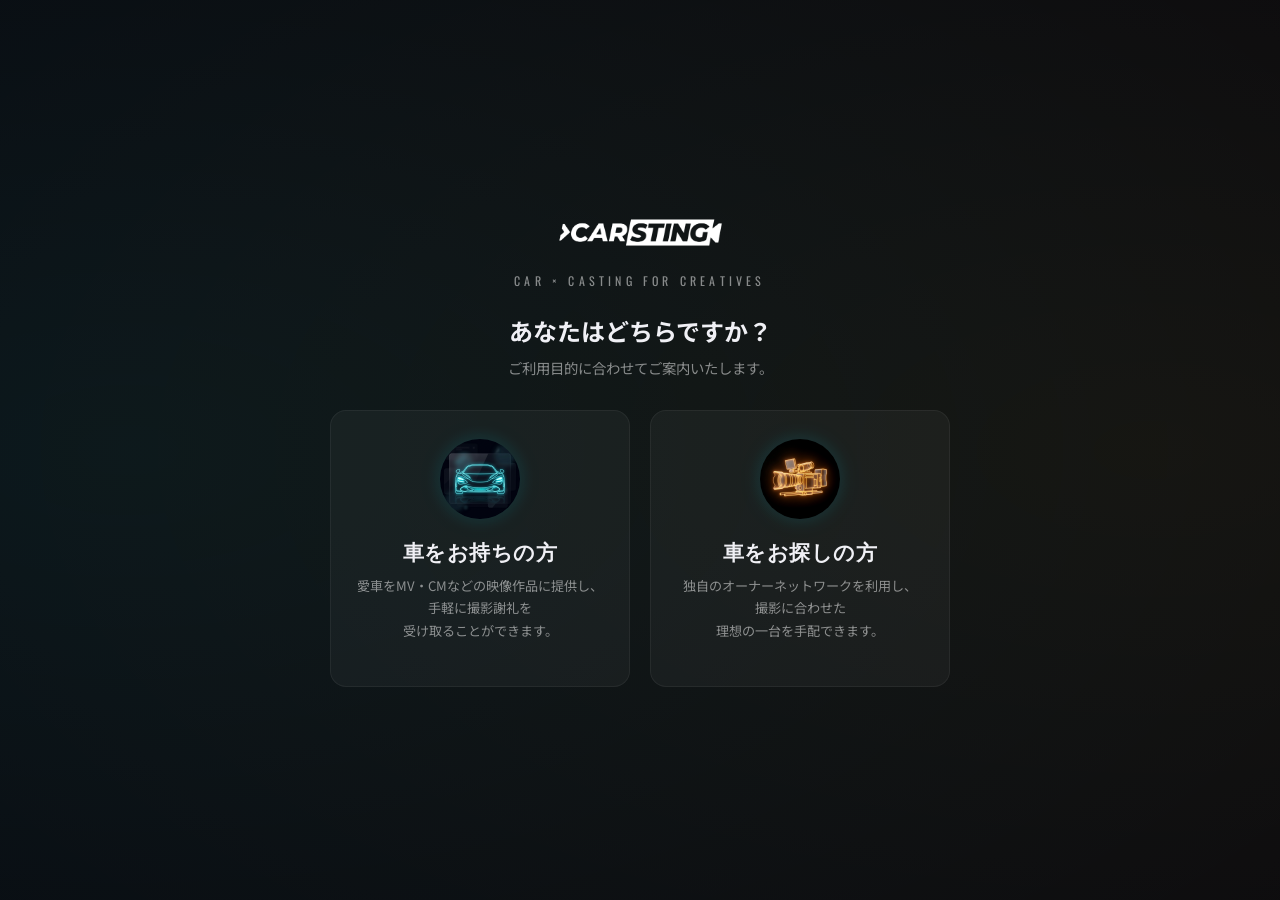
<file: index.html>
<!DOCTYPE html>
<html lang="ja">

<head>
  <meta charset="UTF-8">
  <meta name="viewport" content="width=device-width, initial-scale=1.0">
  <title>CARSTING | あなたの愛車を、クリエイティブの主役に。</title>
  <meta name="description" content="CARSTING - MV・PV撮影用の車両マッチングサービス。カーオーナーと映像制作会社をつなぎます。">
  <link rel="preconnect" href="https://fonts.googleapis.com">
  <link rel="preconnect" href="https://fonts.gstatic.com" crossorigin>
  <link
    href="https://fonts.googleapis.com/css2?family=Oswald:wght@400;500;700&family=Noto+Sans+JP:wght@400;500;700&display=swap"
    rel="stylesheet">
  <style>
    *,
    *::before,
    *::after {
      margin: 0;
      padding: 0;
      box-sizing: border-box;
    }

    :root {
      --bg-dark: #0a0a0f;
      --bg-card: rgba(255, 255, 255, 0.04);
      --accent-cyan: #00e5ff;
      --accent-amber: #ffab00;
      --text-primary: #f0f0f5;
      --text-muted: rgba(255, 255, 255, 0.5);
    }

    body {
      font-family: 'Noto Sans JP', sans-serif;
      background: var(--bg-dark);
      color: var(--text-primary);
      min-height: 100vh;
      min-height: 100dvh;
      display: flex;
      flex-direction: column;
      align-items: center;
      justify-content: center;
      overflow-x: hidden;
      padding: 20px;
    }

    /* Background animation */
    .bg-glow {
      position: fixed;
      inset: 0;
      z-index: 0;
      overflow: hidden;
    }

    .bg-glow::before {
      content: '';
      position: absolute;
      top: -50%;
      left: -50%;
      width: 200%;
      height: 200%;
      background: radial-gradient(ellipse at 30% 50%, rgba(0, 229, 255, 0.06) 0%, transparent 60%),
        radial-gradient(ellipse at 70% 50%, rgba(255, 171, 0, 0.05) 0%, transparent 60%);
      animation: bgShift 12s ease-in-out infinite alternate;
    }

    @keyframes bgShift {
      0% {
        transform: translate(0, 0) rotate(0deg);
      }

      100% {
        transform: translate(2%, -2%) rotate(3deg);
      }
    }

    /* Gateway container */
    .gateway {
      position: relative;
      z-index: 1;
      text-align: center;
      padding: 20px;
      max-width: 720px;
      width: 100%;
      animation: fadeInUp 0.8s ease-out both;
    }

    @keyframes fadeInUp {
      from {
        opacity: 0;
        transform: translateY(30px);
      }

      to {
        opacity: 1;
        transform: translateY(0);
      }
    }

    .gateway-logo {
      width: 180px;
      margin: 0 auto 16px;
    }

    .gateway-logo img {
      width: 100%;
      height: auto;
    }

    .gateway-tagline {
      font-family: 'Oswald', sans-serif;
      font-size: 0.75rem;
      letter-spacing: 0.35em;
      color: var(--text-muted);
      text-transform: uppercase;
      margin-bottom: 24px;
    }

    .gateway-heading {
      font-size: 1.5rem;
      font-weight: 700;
      margin-bottom: 8px;
      line-height: 1.5;
    }

    .gateway-sub {
      font-size: 0.9rem;
      color: var(--text-muted);
      margin-bottom: 32px;
    }

    /* Cards */
    .gateway-cards {
      display: flex;
      gap: 20px;
      justify-content: center;
    }

    .gateway-card {
      flex: 1;
      max-width: 300px;
      background: var(--bg-card);
      border: 1px solid rgba(255, 255, 255, 0.06);
      border-radius: 16px;
      padding: 28px 20px 28px;
      text-decoration: none;
      color: var(--text-primary);
      transition: transform 0.3s ease, box-shadow 0.3s ease, border-color 0.3s ease;
      cursor: pointer;
      position: relative;
      overflow: hidden;
      display: flex;
      flex-direction: column;
      align-items: center;
    }

    .gateway-card::before {
      content: '';
      position: absolute;
      inset: 0;
      border-radius: 16px;
      opacity: 0;
      transition: opacity 0.4s ease;
    }

    .gateway-card--owner::before {
      background: radial-gradient(ellipse at center, rgba(0, 229, 255, 0.08) 0%, transparent 70%);
    }

    .gateway-card--company::before {
      background: radial-gradient(ellipse at center, rgba(255, 171, 0, 0.08) 0%, transparent 70%);
    }

    .gateway-card:hover {
      transform: translateY(-6px);
      box-shadow: 0 20px 40px rgba(0, 0, 0, 0.4);
    }

    .gateway-card--owner:hover {
      border-color: rgba(0, 229, 255, 0.3);
    }

    .gateway-card--company:hover {
      border-color: rgba(255, 171, 0, 0.3);
    }

    .gateway-card:hover::before {
      opacity: 1;
    }

    .card-icon {
      width: 80px;
      height: 80px;
      margin: 0 auto 16px;
      display: flex;
      align-items: center;
      justify-content: center;
    }

    .card-icon img {
      width: 100%;
      height: 100%;
      object-fit: cover;
      border-radius: 50%;
      filter: drop-shadow(0 0 10px rgba(0, 229, 255, 0.15));
    }

    .card-title {
      font-family: 'Oswald', sans-serif;
      font-size: 1.3rem;
      font-weight: 700;
      margin-bottom: 8px;
      letter-spacing: 0.02em;
      word-break: keep-all;
      overflow-wrap: break-word;
    }

    .card-desc {
      font-size: 0.82rem;
      color: var(--text-muted);
      line-height: 1.7;
      margin-bottom: 16px;
      flex-grow: 1;
      word-break: keep-all;
      overflow-wrap: break-word;
    }

    .card-arrow {
      display: inline-flex;
      align-items: center;
      gap: 6px;
      font-size: 0.8rem;
      font-weight: 700;
      letter-spacing: 0.05em;
      transition: gap 0.3s ease;
    }

    .gateway-card--owner .card-arrow {
      color: var(--accent-cyan);
    }

    .gateway-card--company .card-arrow {
      color: var(--accent-amber);
    }

    .gateway-card:hover .card-arrow {
      gap: 12px;
    }

    .card-arrow svg {
      width: 16px;
      height: 16px;
    }

    /* Responsive */
    @media (max-width: 600px) {
      .gateway-logo {
        width: 120px;
        margin-bottom: 8px;
      }

      .gateway-tagline {
        font-size: 0.65rem;
        margin-bottom: 16px;
      }

      .gateway-heading {
        font-size: 1.15rem;
        margin-bottom: 6px;
      }

      .gateway-sub {
        font-size: 0.8rem;
        margin-bottom: 20px;
      }

      .gateway-cards {
        flex-direction: column;
        align-items: center;
        gap: 16px;
      }

      .gateway-card {
        padding: 20px 16px;
        width: 100%;
        max-width: 300px;
      }

      .card-icon {
        width: 64px;
        height: 64px;
        margin-bottom: 12px;
      }

      .card-title {
        font-size: 1rem;
        margin-bottom: 6px;
      }

      .card-desc {
        font-size: 0.72rem;
        line-height: 1.6;
        margin-bottom: 12px;
      }

      .card-arrow {
        font-size: 0.7rem;
      }

      .card-arrow svg {
        width: 14px;
        height: 14px;
      }
    }
  </style>
</head>

<body>
  <div class="bg-glow"></div>

  <div class="gateway">
    <div class="gateway-logo">
      <img src="assets/images/carsting_logo.png" alt="CARSTING">
    </div>
    <p class="gateway-tagline">Car × Casting for Creatives</p>

    <h1 class="gateway-heading">あなたはどちらですか？</h1>
    <p class="gateway-sub">ご利用目的に合わせてご案内いたします。</p>

    <div class="gateway-cards">
      <!-- Owner Card -->
      <a href="owner.html" class="gateway-card gateway-card--owner" id="gateway-owner">
        <div class="card-icon">
          <img src="assets/images/gateway_owner.png" alt="オーナー向けアイコン">
        </div>
        <h2 class="card-title">車をお持ちの方</h2>
        <p class="card-desc">
          <span style="display:inline-block;">愛車をMV・CMなどの</span><span style="display:inline-block;">映像作品に提供し、</span><br>
          <span style="display:inline-block;">手軽に撮影謝礼を</span><span style="display:inline-block;">受け取ることができます。</span>
        </p>
      </a>

      <!-- Company Card -->
      <a href="btob.html" class="gateway-card gateway-card--company" id="gateway-company">
        <div class="card-icon">
          <img src="assets/images/gateway_company.png" alt="制作会社向けアイコン">
        </div>
        <h2 class="card-title">車をお探しの方</h2>
        <p class="card-desc">
          <span style="display:inline-block;">独自のオーナーネットワークを</span><span style="display:inline-block;">利用し、</span><br>
          <span style="display:inline-block;">撮影に合わせた</span><span style="display:inline-block;">理想の一台を手配できます。</span>
        </p>
      </a>
    </div>
  </div>
</body>

</html>
</file>
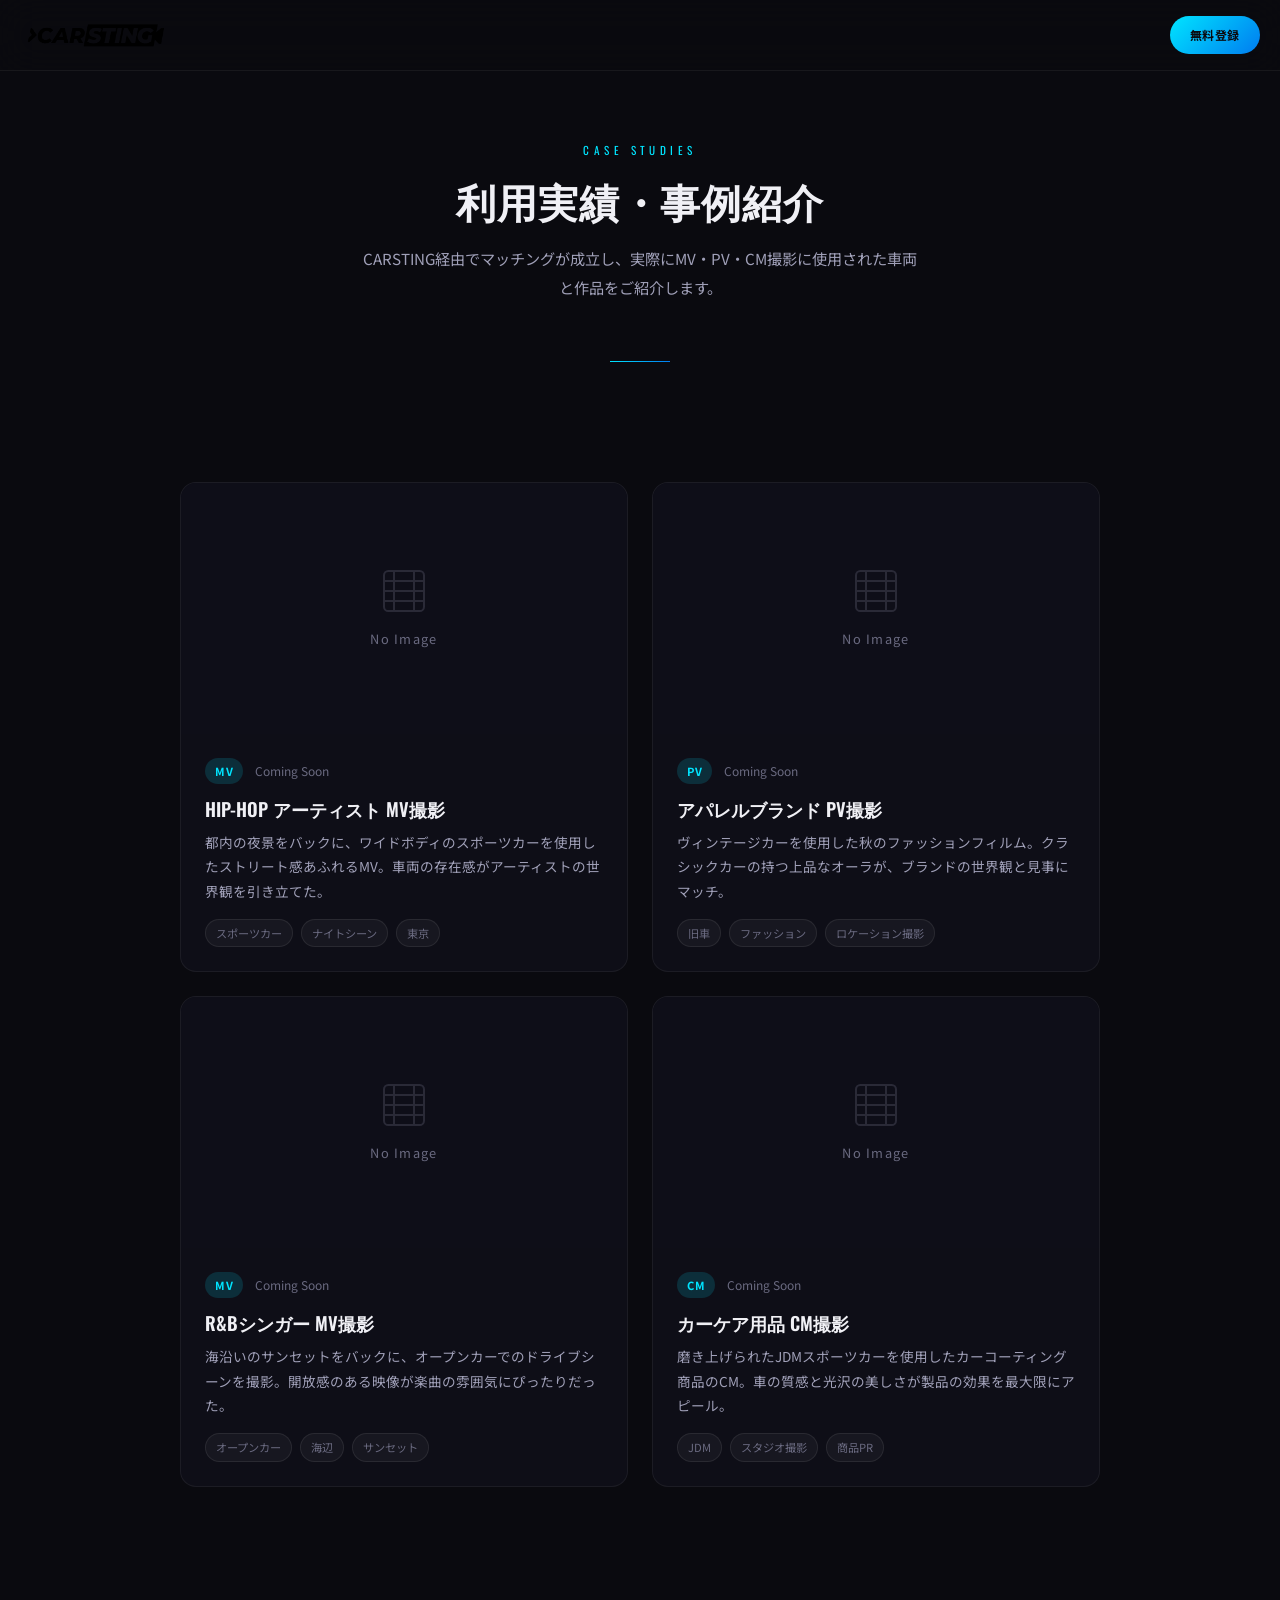
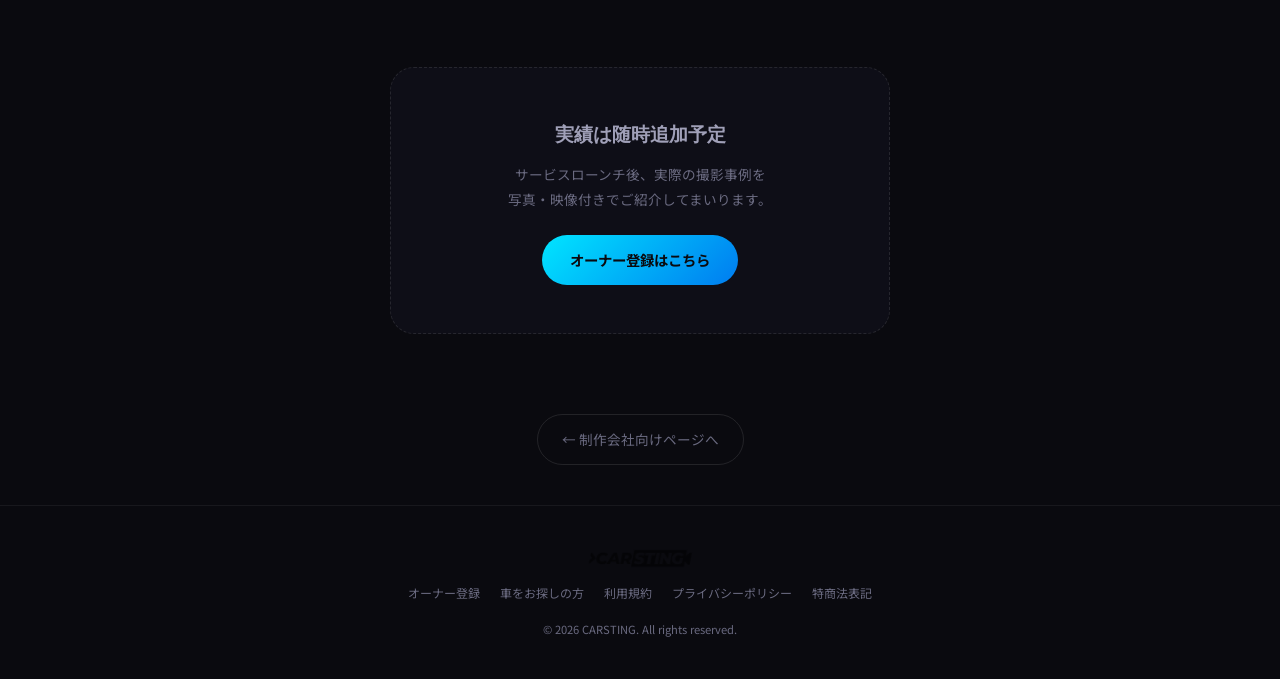
<file: cases.html>
<!DOCTYPE html>
<html lang="ja">

<head>
    <meta charset="UTF-8">
    <meta name="viewport" content="width=device-width, initial-scale=1.0">
    <title>利用実績・事例紹介 | CARSTING</title>
    <meta name="description" content="CARSTING経由でマッチングが成立し、実際に撮影されたMV・PV・CMの事例をご紹介します。">
    <link rel="preconnect" href="https://fonts.googleapis.com">
    <link rel="preconnect" href="https://fonts.gstatic.com" crossorigin>
    <link
        href="https://fonts.googleapis.com/css2?family=Noto+Sans+JP:wght@400;600;700&family=Oswald:wght@400;600;700&display=swap"
        rel="stylesheet">
    <link rel="stylesheet" href="style.css">
    <style>
        /* Case Studies Page Styles */
        .cases-hero {
            padding: 140px 20px 60px;
            text-align: center;
            position: relative;
        }

        .cases-hero::after {
            content: '';
            position: absolute;
            bottom: 0;
            left: 50%;
            transform: translateX(-50%);
            width: 60px;
            height: 1px;
            background: var(--accent-gradient);
        }

        .cases-hero .hero-eyecatch {
            font-family: 'Oswald', sans-serif;
            font-size: 0.7rem;
            letter-spacing: 0.4em;
            text-transform: uppercase;
            color: var(--accent-cyan);
            margin-bottom: 16px;
            display: block;
        }

        .cases-intro {
            font-size: 0.95rem;
            color: var(--text-secondary);
            max-width: 560px;
            margin: 0 auto;
            line-height: 1.9;
        }

        /* Cases Grid */
        .cases-section {
            padding: var(--section-padding);
        }

        .cases-grid {
            display: grid;
            grid-template-columns: 1fr;
            gap: 24px;
            max-width: 960px;
            margin: 0 auto;
        }

        .case-card {
            background: var(--bg-glass);
            border: var(--border-subtle);
            border-radius: var(--radius-md);
            overflow: hidden;
            transition: border-color var(--transition-base), transform var(--transition-fast);
        }

        .case-card:hover {
            border-color: rgba(0, 229, 255, 0.15);
            transform: translateY(-4px);
        }

        .case-thumbnail {
            aspect-ratio: 16 / 9;
            background: var(--bg-secondary);
            display: flex;
            align-items: center;
            justify-content: center;
            position: relative;
            overflow: hidden;
        }

        .case-thumbnail img {
            width: 100%;
            height: 100%;
            object-fit: cover;
        }

        .no-image-placeholder {
            display: flex;
            flex-direction: column;
            align-items: center;
            gap: 12px;
            color: var(--text-muted);
        }

        .no-image-placeholder svg {
            width: 48px;
            height: 48px;
            opacity: 0.3;
        }

        .no-image-placeholder span {
            font-size: 0.8rem;
            letter-spacing: 0.1em;
        }

        .case-play-icon {
            position: absolute;
            top: 50%;
            left: 50%;
            transform: translate(-50%, -50%);
            width: 56px;
            height: 56px;
            border-radius: 50%;
            background: rgba(0, 229, 255, 0.15);
            border: 2px solid rgba(0, 229, 255, 0.4);
            display: flex;
            align-items: center;
            justify-content: center;
            backdrop-filter: blur(8px);
            transition: background var(--transition-fast), box-shadow var(--transition-fast);
        }

        .case-card:hover .case-play-icon {
            background: rgba(0, 229, 255, 0.25);
            box-shadow: var(--glow-cyan);
        }

        .case-play-icon svg {
            width: 20px;
            height: 20px;
            color: var(--accent-cyan);
            margin-left: 3px;
        }

        .case-body {
            padding: 24px;
        }

        .case-meta {
            display: flex;
            align-items: center;
            gap: 12px;
            margin-bottom: 12px;
            flex-wrap: wrap;
        }

        .case-type {
            padding: 3px 10px;
            background: var(--accent-cyan-dim);
            border-radius: 100px;
            font-size: 0.7rem;
            font-weight: 700;
            color: var(--accent-cyan);
            letter-spacing: 0.05em;
        }

        .case-date {
            font-size: 0.75rem;
            color: var(--text-muted);
        }

        .case-title {
            font-family: 'Oswald', sans-serif;
            font-size: 1.15rem;
            font-weight: 600;
            margin-bottom: 8px;
            line-height: 1.4;
        }

        .case-description {
            font-size: 0.85rem;
            color: var(--text-secondary);
            line-height: 1.8;
            margin-bottom: 16px;
        }

        .case-tags {
            display: flex;
            gap: 8px;
            flex-wrap: wrap;
        }

        .case-tag {
            padding: 3px 10px;
            background: rgba(255, 255, 255, 0.04);
            border: 1px solid rgba(255, 255, 255, 0.08);
            border-radius: 100px;
            font-size: 0.7rem;
            color: var(--text-muted);
        }

        /* Coming Soon */
        .coming-soon-section {
            padding: 60px 20px 80px;
            text-align: center;
        }

        .coming-soon-box {
            max-width: 500px;
            margin: 0 auto;
            background: var(--bg-glass);
            border: 1px dashed rgba(255, 255, 255, 0.1);
            border-radius: var(--radius-lg);
            padding: 48px 28px;
        }

        .coming-soon-box h3 {
            font-family: 'Oswald', sans-serif;
            font-size: 1.2rem;
            margin-bottom: 12px;
            color: var(--text-secondary);
        }

        .coming-soon-box p {
            font-size: 0.85rem;
            color: var(--text-muted);
            line-height: 1.8;
            margin-bottom: 24px;
        }

        .coming-soon-cta {
            display: inline-flex;
            align-items: center;
            gap: 8px;
            padding: 12px 28px;
            background: var(--accent-gradient);
            color: var(--bg-primary);
            border-radius: 100px;
            font-size: 0.9rem;
            font-weight: 700;
            transition: box-shadow var(--transition-base), transform var(--transition-fast);
        }

        .coming-soon-cta:hover {
            box-shadow: var(--glow-cyan);
            transform: translateY(-2px);
            color: var(--bg-primary);
        }

        /* Back link */
        .back-link-wrapper {
            text-align: center;
            padding: 0 20px 40px;
        }

        .back-link {
            display: inline-block;
            padding: 12px 24px;
            border: 1px solid rgba(255, 255, 255, 0.1);
            border-radius: 100px;
            color: var(--text-muted);
            font-size: 0.85rem;
            transition: all var(--transition-fast);
        }

        .back-link:hover {
            border-color: var(--accent-cyan);
            color: var(--accent-cyan);
        }

        @media (min-width: 640px) {
            .cases-grid {
                grid-template-columns: repeat(2, 1fr);
            }
        }
    </style>
</head>

<body>

    <!-- ========== Header ========== -->
    <header class="site-header" id="header">
        <a href="index.html" class="logo"><img src="assets/images/carsting_logo.png" alt="CARSTING"></a>
        <a href="owner.html#cta" class="header-cta">無料登録</a>
    </header>

    <!-- ========== Hero ========== -->
    <section class="cases-hero">
        <span class="hero-eyecatch">Case Studies</span>
        <h1 class="section-title" style="margin-bottom: 20px;">利用実績・事例紹介</h1>
        <p class="cases-intro">
            CARSTING経由でマッチングが成立し、実際にMV・PV・CM撮影に使用された車両と作品をご紹介します。
        </p>
    </section>

    <!-- ========== Cases Grid ========== -->
    <section class="cases-section">
        <div class="container">
            <div class="cases-grid">

                <!-- Case 1 -->
                <div class="case-card fade-in" data-delay="0">
                    <div class="case-thumbnail">
                        <div class="no-image-placeholder">
                            <svg viewBox="0 0 24 24" fill="none" stroke="currentColor" stroke-width="1"
                                stroke-linecap="round" stroke-linejoin="round">
                                <rect x="2" y="2" width="20" height="20" rx="2.18" ry="2.18" />
                                <line x1="7" y1="2" x2="7" y2="22" />
                                <line x1="17" y1="2" x2="17" y2="22" />
                                <line x1="2" y1="12" x2="22" y2="12" />
                                <line x1="2" y1="7" x2="22" y2="7" />
                                <line x1="2" y1="17" x2="22" y2="17" />
                            </svg>
                            <span>No Image</span>
                        </div>
                    </div>
                    <div class="case-body">
                        <div class="case-meta">
                            <span class="case-type">MV</span>
                            <span class="case-date">Coming Soon</span>
                        </div>
                        <h3 class="case-title">HIP-HOP アーティスト MV撮影</h3>
                        <p class="case-description">
                            都内の夜景をバックに、ワイドボディのスポーツカーを使用したストリート感あふれるMV。車両の存在感がアーティストの世界観を引き立てた。
                        </p>
                        <div class="case-tags">
                            <span class="case-tag">スポーツカー</span>
                            <span class="case-tag">ナイトシーン</span>
                            <span class="case-tag">東京</span>
                        </div>
                    </div>
                </div>

                <!-- Case 2 -->
                <div class="case-card fade-in" data-delay="1">
                    <div class="case-thumbnail">
                        <div class="no-image-placeholder">
                            <svg viewBox="0 0 24 24" fill="none" stroke="currentColor" stroke-width="1"
                                stroke-linecap="round" stroke-linejoin="round">
                                <rect x="2" y="2" width="20" height="20" rx="2.18" ry="2.18" />
                                <line x1="7" y1="2" x2="7" y2="22" />
                                <line x1="17" y1="2" x2="17" y2="22" />
                                <line x1="2" y1="12" x2="22" y2="12" />
                                <line x1="2" y1="7" x2="22" y2="7" />
                                <line x1="2" y1="17" x2="22" y2="17" />
                            </svg>
                            <span>No Image</span>
                        </div>
                    </div>
                    <div class="case-body">
                        <div class="case-meta">
                            <span class="case-type">PV</span>
                            <span class="case-date">Coming Soon</span>
                        </div>
                        <h3 class="case-title">アパレルブランド PV撮影</h3>
                        <p class="case-description">
                            ヴィンテージカーを使用した秋のファッションフィルム。クラシックカーの持つ上品なオーラが、ブランドの世界観と見事にマッチ。
                        </p>
                        <div class="case-tags">
                            <span class="case-tag">旧車</span>
                            <span class="case-tag">ファッション</span>
                            <span class="case-tag">ロケーション撮影</span>
                        </div>
                    </div>
                </div>

                <!-- Case 3 -->
                <div class="case-card fade-in" data-delay="2">
                    <div class="case-thumbnail">
                        <div class="no-image-placeholder">
                            <svg viewBox="0 0 24 24" fill="none" stroke="currentColor" stroke-width="1"
                                stroke-linecap="round" stroke-linejoin="round">
                                <rect x="2" y="2" width="20" height="20" rx="2.18" ry="2.18" />
                                <line x1="7" y1="2" x2="7" y2="22" />
                                <line x1="17" y1="2" x2="17" y2="22" />
                                <line x1="2" y1="12" x2="22" y2="12" />
                                <line x1="2" y1="7" x2="22" y2="7" />
                                <line x1="2" y1="17" x2="22" y2="17" />
                            </svg>
                            <span>No Image</span>
                        </div>
                    </div>
                    <div class="case-body">
                        <div class="case-meta">
                            <span class="case-type">MV</span>
                            <span class="case-date">Coming Soon</span>
                        </div>
                        <h3 class="case-title">R&Bシンガー MV撮影</h3>
                        <p class="case-description">
                            海沿いのサンセットをバックに、オープンカーでのドライブシーンを撮影。開放感のある映像が楽曲の雰囲気にぴったりだった。
                        </p>
                        <div class="case-tags">
                            <span class="case-tag">オープンカー</span>
                            <span class="case-tag">海辺</span>
                            <span class="case-tag">サンセット</span>
                        </div>
                    </div>
                </div>

                <!-- Case 4 -->
                <div class="case-card fade-in" data-delay="3">
                    <div class="case-thumbnail">
                        <div class="no-image-placeholder">
                            <svg viewBox="0 0 24 24" fill="none" stroke="currentColor" stroke-width="1"
                                stroke-linecap="round" stroke-linejoin="round">
                                <rect x="2" y="2" width="20" height="20" rx="2.18" ry="2.18" />
                                <line x1="7" y1="2" x2="7" y2="22" />
                                <line x1="17" y1="2" x2="17" y2="22" />
                                <line x1="2" y1="12" x2="22" y2="12" />
                                <line x1="2" y1="7" x2="22" y2="7" />
                                <line x1="2" y1="17" x2="22" y2="17" />
                            </svg>
                            <span>No Image</span>
                        </div>
                    </div>
                    <div class="case-body">
                        <div class="case-meta">
                            <span class="case-type">CM</span>
                            <span class="case-date">Coming Soon</span>
                        </div>
                        <h3 class="case-title">カーケア用品 CM撮影</h3>
                        <p class="case-description">
                            磨き上げられたJDMスポーツカーを使用したカーコーティング商品のCM。車の質感と光沢の美しさが製品の効果を最大限にアピール。
                        </p>
                        <div class="case-tags">
                            <span class="case-tag">JDM</span>
                            <span class="case-tag">スタジオ撮影</span>
                            <span class="case-tag">商品PR</span>
                        </div>
                    </div>
                </div>

            </div>
        </div>
    </section>

    <!-- ========== Coming Soon ========== -->
    <section class="coming-soon-section">
        <div class="coming-soon-box fade-in">
            <h3>実績は随時追加予定</h3>
            <p>サービスローンチ後、実際の撮影事例を<br>写真・映像付きでご紹介してまいります。</p>
            <a href="owner.html#cta" class="coming-soon-cta">
                オーナー登録はこちら
            </a>
        </div>
    </section>

    <!-- ========== Back ========== -->
    <div class="back-link-wrapper">
        <a href="btob.html" class="back-link">← 制作会社向けページへ</a>
    </div>

    <!-- ========== Footer ========== -->
    <footer class="site-footer">
        <div class="container">
            <div class="footer-logo"><img src="assets/images/carsting_logo.png" alt="CARSTING"></div>
            <nav class="footer-links">
                <a href="owner.html">オーナー登録</a>
                <a href="btob.html">車をお探しの方</a>
                <a href="terms.html">利用規約</a>
                <a href="privacy.html">プライバシーポリシー</a>
                <a href="tokushou.html">特商法表記</a>
            </nav>
            <p class="footer-copy">&copy; 2026 CARSTING. All rights reserved.</p>
        </div>
    </footer>

    <script src="script.js"></script>
</body>

</html>
</file>
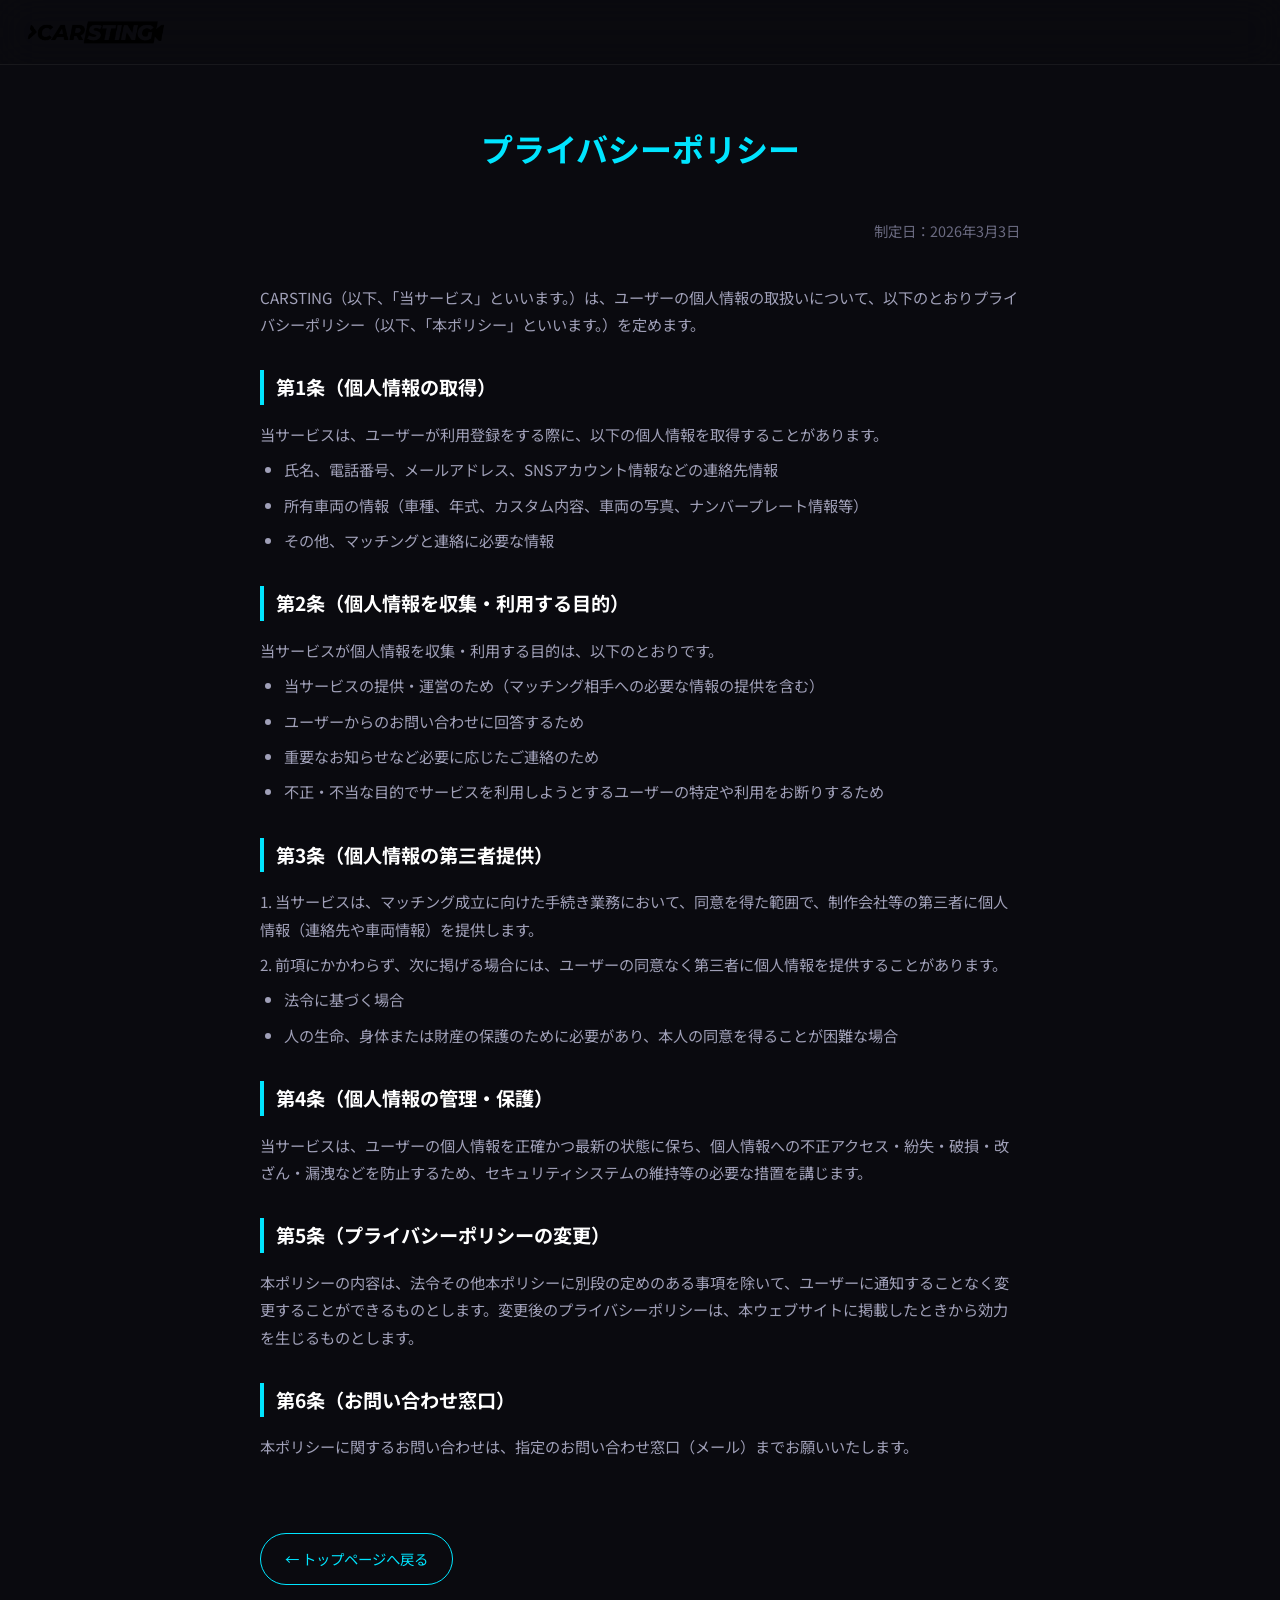
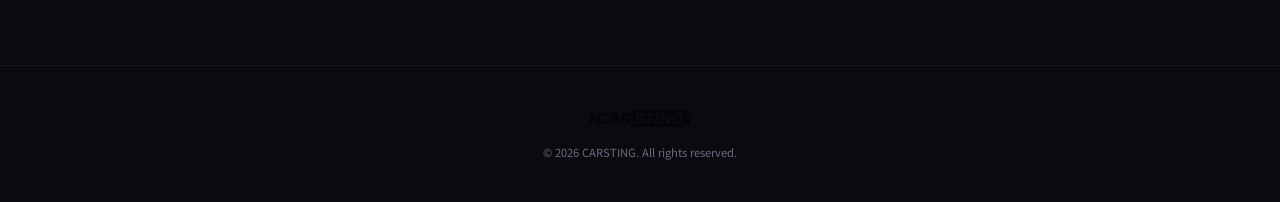
<file: privacy.html>
<!DOCTYPE html>
<html lang="ja">

<head>
    <meta charset="UTF-8">
    <meta name="viewport" content="width=device-width, initial-scale=1.0">
    <title>プライバシーポリシー | CARSTING - カーオーナー向けマッチング</title>
    <link rel="preconnect" href="https://fonts.googleapis.com">
    <link rel="preconnect" href="https://fonts.gstatic.com" crossorigin>
    <link
        href="https://fonts.googleapis.com/css2?family=Noto+Sans+JP:wght@400;600;700&family=Oswald:wght@400;600;700&display=swap"
        rel="stylesheet">
    <link rel="stylesheet" href="style.css">
    <style>
        .legal-content {
            padding: 120px 20px 80px;
            max-width: 800px;
            margin: 0 auto;
        }

        .legal-title {
            font-size: 2rem;
            margin-bottom: 40px;
            text-align: center;
            color: var(--accent-cyan);
        }

        .legal-section {
            margin-bottom: 32px;
        }

        .legal-section h2 {
            font-size: 1.2rem;
            margin-bottom: 16px;
            color: #fff;
            border-left: 4px solid var(--accent-cyan);
            padding-left: 12px;
        }

        .legal-section p,
        .legal-section li {
            font-size: 0.95rem;
            color: var(--text-secondary);
            line-height: 1.8;
            margin-bottom: 8px;
        }

        .legal-section ul {
            padding-left: 24px;
            margin-bottom: 16px;
        }

        .legal-date {
            text-align: right;
            color: var(--text-muted);
            margin-bottom: 40px;
            font-size: 0.9rem;
        }

        .back-btn {
            display: inline-block;
            margin-top: 40px;
            padding: 12px 24px;
            border: 1px solid var(--accent-cyan);
            border-radius: 100px;
            color: var(--accent-cyan);
            font-size: 0.9rem;
            transition: all var(--transition-fast);
        }

        .back-btn:hover {
            background: var(--accent-cyan-dim);
            color: #fff;
        }
    </style>
</head>

<body>

    <header class="site-header">
        <a href="index.html" class="logo"><img src="assets/images/carsting_logo.png" alt="CARSTING"></a>
    </header>

    <main class="legal-content">
        <h1 class="legal-title">プライバシーポリシー</h1>
        <p class="legal-date">制定日：2026年3月3日</p>

        <div class="legal-section">
            <p>CARSTING（以下、「当サービス」といいます。）は、ユーザーの個人情報の取扱いについて、以下のとおりプライバシーポリシー（以下、「本ポリシー」といいます。）を定めます。</p>
        </div>

        <div class="legal-section">
            <h2>第1条（個人情報の取得）</h2>
            <p>当サービスは、ユーザーが利用登録をする際に、以下の個人情報を取得することがあります。</p>
            <ul>
                <li>氏名、電話番号、メールアドレス、SNSアカウント情報などの連絡先情報</li>
                <li>所有車両の情報（車種、年式、カスタム内容、車両の写真、ナンバープレート情報等）</li>
                <li>その他、マッチングと連絡に必要な情報</li>
            </ul>
        </div>

        <div class="legal-section">
            <h2>第2条（個人情報を収集・利用する目的）</h2>
            <p>当サービスが個人情報を収集・利用する目的は、以下のとおりです。</p>
            <ul>
                <li>当サービスの提供・運営のため（マッチング相手への必要な情報の提供を含む）</li>
                <li>ユーザーからのお問い合わせに回答するため</li>
                <li>重要なお知らせなど必要に応じたご連絡のため</li>
                <li>不正・不当な目的でサービスを利用しようとするユーザーの特定や利用をお断りするため</li>
            </ul>
        </div>

        <div class="legal-section">
            <h2>第3条（個人情報の第三者提供）</h2>
            <p>1. 当サービスは、マッチング成立に向けた手続き業務において、同意を得た範囲で、制作会社等の第三者に個人情報（連絡先や車両情報）を提供します。</p>
            <p>2. 前項にかかわらず、次に掲げる場合には、ユーザーの同意なく第三者に個人情報を提供することがあります。</p>
            <ul>
                <li>法令に基づく場合</li>
                <li>人の生命、身体または財産の保護のために必要があり、本人の同意を得ることが困難な場合</li>
            </ul>
        </div>

        <div class="legal-section">
            <h2>第4条（個人情報の管理・保護）</h2>
            <p>当サービスは、ユーザーの個人情報を正確かつ最新の状態に保ち、個人情報への不正アクセス・紛失・破損・改ざん・漏洩などを防止するため、セキュリティシステムの維持等の必要な措置を講じます。</p>
        </div>

        <div class="legal-section">
            <h2>第5条（プライバシーポリシーの変更）</h2>
            <p>本ポリシーの内容は、法令その他本ポリシーに別段の定めのある事項を除いて、ユーザーに通知することなく変更することができるものとします。変更後のプライバシーポリシーは、本ウェブサイトに掲載したときから効力を生じるものとします。
            </p>
        </div>

        <div class="legal-section">
            <h2>第6条（お問い合わせ窓口）</h2>
            <p>本ポリシーに関するお問い合わせは、指定のお問い合わせ窓口（メール）までお願いいたします。</p>
        </div>

        <a href="index.html" class="back-btn">← トップページへ戻る</a>
    </main>

    <footer class="site-footer">
        <div class="container">
            <div class="footer-logo"><img src="assets/images/carsting_logo.png" alt="CARSTING"></div>
            <p class="footer-copy">&copy; 2026 CARSTING. All rights reserved.</p>
        </div>
    </footer>

</body>

</html>
</file>
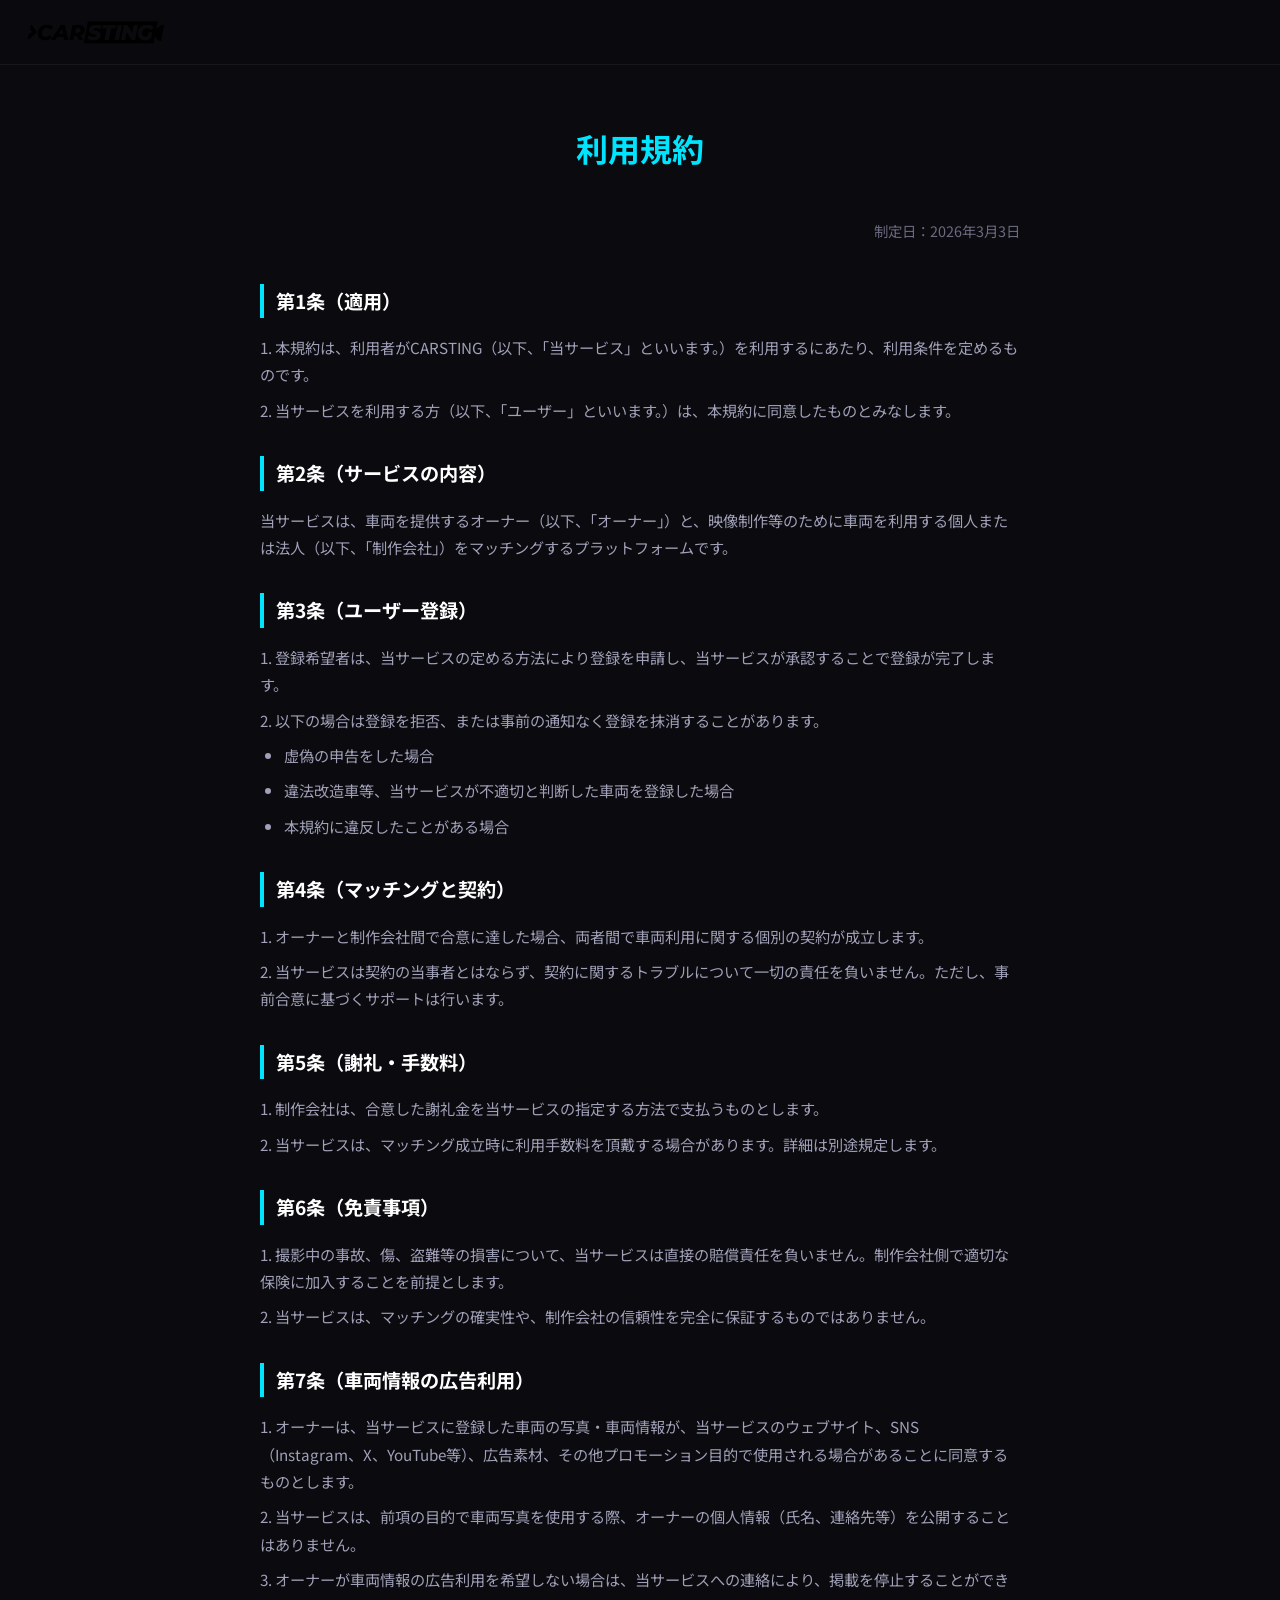
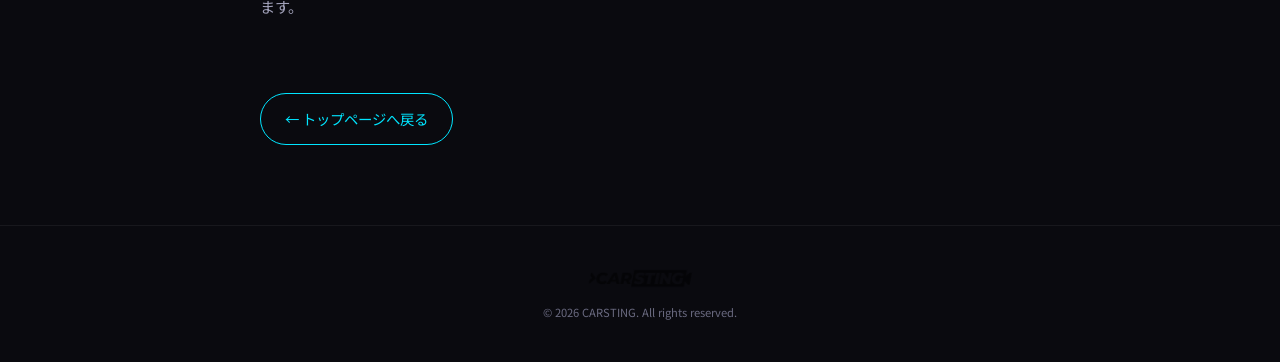
<file: terms.html>
<!DOCTYPE html>
<html lang="ja">

<head>
    <meta charset="UTF-8">
    <meta name="viewport" content="width=device-width, initial-scale=1.0">
    <title>利用規約 | CARSTING - カーオーナー向けマッチング</title>
    <link rel="preconnect" href="https://fonts.googleapis.com">
    <link rel="preconnect" href="https://fonts.gstatic.com" crossorigin>
    <link
        href="https://fonts.googleapis.com/css2?family=Noto+Sans+JP:wght@400;600;700&family=Oswald:wght@400;600;700&display=swap"
        rel="stylesheet">
    <link rel="stylesheet" href="style.css">
    <style>
        .legal-content {
            padding: 120px 20px 80px;
            max-width: 800px;
            margin: 0 auto;
        }

        .legal-title {
            font-size: 2rem;
            margin-bottom: 40px;
            text-align: center;
            color: var(--accent-cyan);
        }

        .legal-section {
            margin-bottom: 32px;
        }

        .legal-section h2 {
            font-size: 1.2rem;
            margin-bottom: 16px;
            color: #fff;
            border-left: 4px solid var(--accent-cyan);
            padding-left: 12px;
        }

        .legal-section p,
        .legal-section li {
            font-size: 0.95rem;
            color: var(--text-secondary);
            line-height: 1.8;
            margin-bottom: 8px;
        }

        .legal-section ul,
        .legal-section ol {
            padding-left: 24px;
            margin-bottom: 16px;
        }

        .legal-date {
            text-align: right;
            color: var(--text-muted);
            margin-bottom: 40px;
            font-size: 0.9rem;
        }

        .back-btn {
            display: inline-block;
            margin-top: 40px;
            padding: 12px 24px;
            border: 1px solid var(--accent-cyan);
            border-radius: 100px;
            color: var(--accent-cyan);
            font-size: 0.9rem;
            transition: all var(--transition-fast);
        }

        .back-btn:hover {
            background: var(--accent-cyan-dim);
            color: #fff;
        }
    </style>
</head>

<body>

    <header class="site-header">
        <a href="index.html" class="logo"><img src="assets/images/carsting_logo.png" alt="CARSTING"></a>
    </header>

    <main class="legal-content">
        <h1 class="legal-title">利用規約</h1>
        <p class="legal-date">制定日：2026年3月3日</p>

        <div class="legal-section">
            <h2>第1条（適用）</h2>
            <p>1. 本規約は、利用者がCARSTING（以下、「当サービス」といいます。）を利用するにあたり、利用条件を定めるものです。</p>
            <p>2. 当サービスを利用する方（以下、「ユーザー」といいます。）は、本規約に同意したものとみなします。</p>
        </div>

        <div class="legal-section">
            <h2>第2条（サービスの内容）</h2>
            <p>当サービスは、車両を提供するオーナー（以下、「オーナー」）と、映像制作等のために車両を利用する個人または法人（以下、「制作会社」）をマッチングするプラットフォームです。</p>
        </div>

        <div class="legal-section">
            <h2>第3条（ユーザー登録）</h2>
            <p>1. 登録希望者は、当サービスの定める方法により登録を申請し、当サービスが承認することで登録が完了します。</p>
            <p>2. 以下の場合は登録を拒否、または事前の通知なく登録を抹消することがあります。</p>
            <ul>
                <li>虚偽の申告をした場合</li>
                <li>違法改造車等、当サービスが不適切と判断した車両を登録した場合</li>
                <li>本規約に違反したことがある場合</li>
            </ul>
        </div>

        <div class="legal-section">
            <h2>第4条（マッチングと契約）</h2>
            <p>1. オーナーと制作会社間で合意に達した場合、両者間で車両利用に関する個別の契約が成立します。</p>
            <p>2. 当サービスは契約の当事者とはならず、契約に関するトラブルについて一切の責任を負いません。ただし、事前合意に基づくサポートは行います。</p>
        </div>

        <div class="legal-section">
            <h2>第5条（謝礼・手数料）</h2>
            <p>1. 制作会社は、合意した謝礼金を当サービスの指定する方法で支払うものとします。</p>
            <p>2. 当サービスは、マッチング成立時に利用手数料を頂戴する場合があります。詳細は別途規定します。</p>
        </div>

        <div class="legal-section">
            <h2>第6条（免責事項）</h2>
            <p>1. 撮影中の事故、傷、盗難等の損害について、当サービスは直接の賠償責任を負いません。制作会社側で適切な保険に加入することを前提とします。</p>
            <p>2. 当サービスは、マッチングの確実性や、制作会社の信頼性を完全に保証するものではありません。</p>
        </div>

        <div class="legal-section">
            <h2>第7条（車両情報の広告利用）</h2>
            <p>1.
                オーナーは、当サービスに登録した車両の写真・車両情報が、当サービスのウェブサイト、SNS（Instagram、X、YouTube等）、広告素材、その他プロモーション目的で使用される場合があることに同意するものとします。
            </p>
            <p>2. 当サービスは、前項の目的で車両写真を使用する際、オーナーの個人情報（氏名、連絡先等）を公開することはありません。</p>
            <p>3. オーナーが車両情報の広告利用を希望しない場合は、当サービスへの連絡により、掲載を停止することができます。</p>
        </div>

        <a href="index.html" class="back-btn">← トップページへ戻る</a>
    </main>

    <footer class="site-footer">
        <div class="container">
            <div class="footer-logo"><img src="assets/images/carsting_logo.png" alt="CARSTING"></div>
            <p class="footer-copy">&copy; 2026 CARSTING. All rights reserved.</p>
        </div>
    </footer>

</body>

</html>
</file>
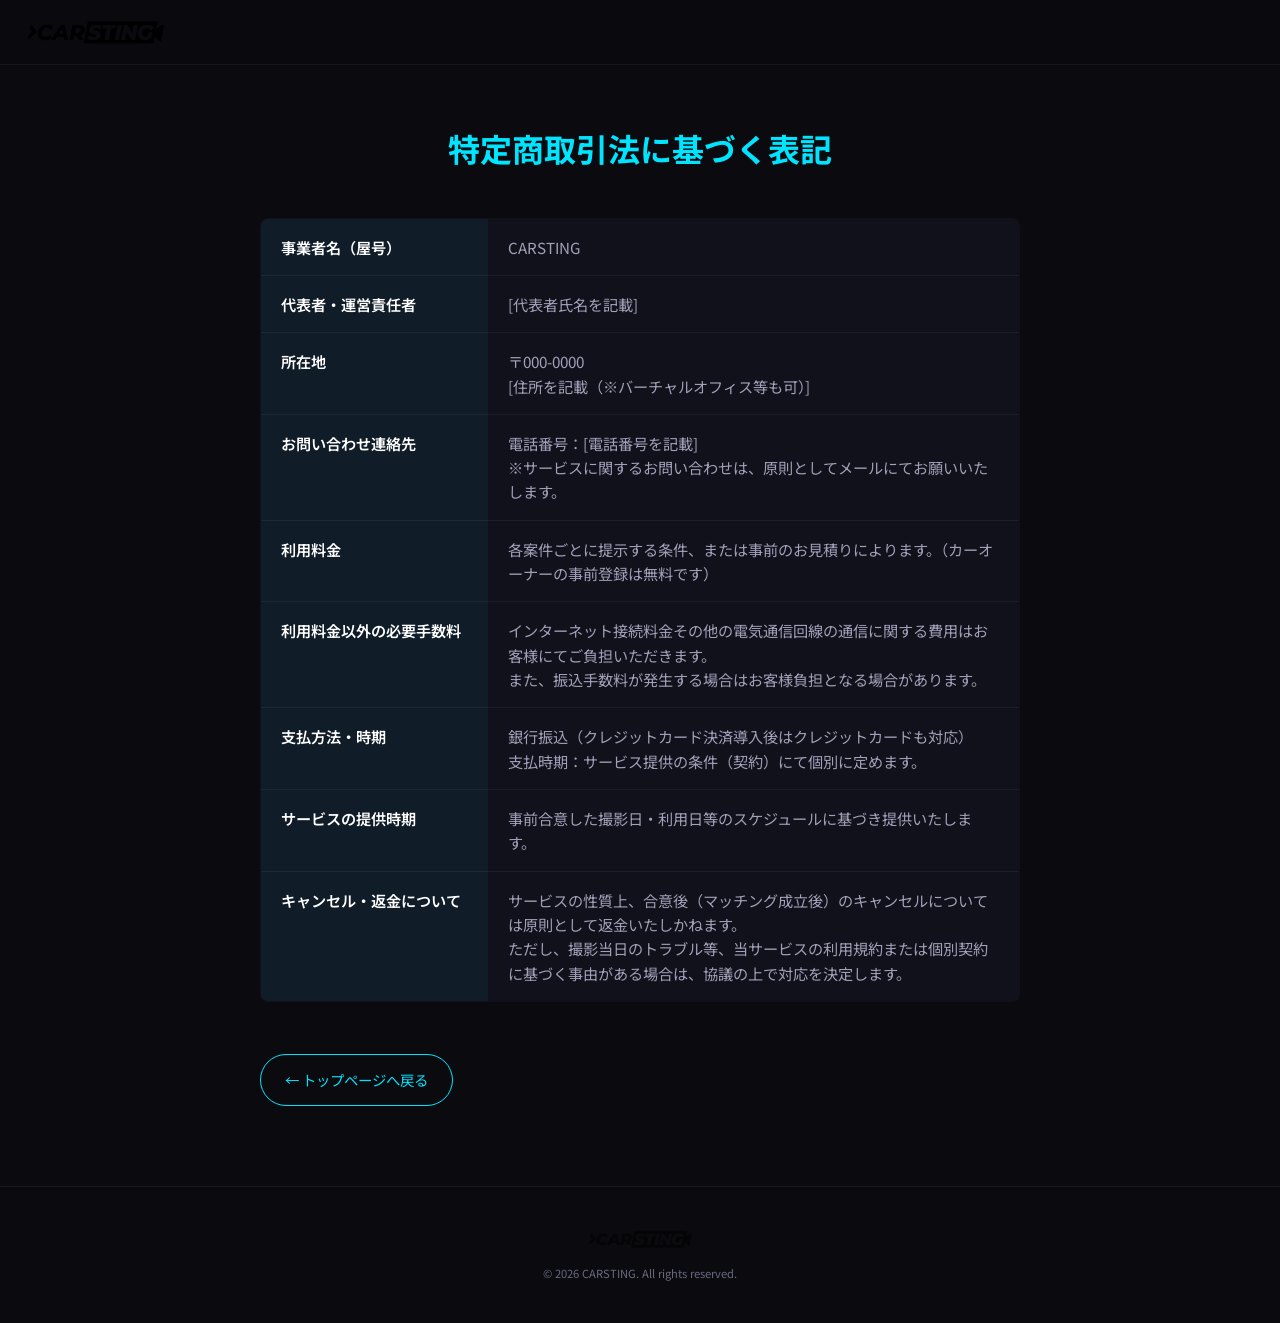
<file: tokushou.html>
<!DOCTYPE html>
<html lang="ja">

<head>
    <meta charset="UTF-8">
    <meta name="viewport" content="width=device-width, initial-scale=1.0">
    <title>特定商取引法に基づく表記 | CARSTING</title>
    <link rel="preconnect" href="https://fonts.googleapis.com">
    <link rel="preconnect" href="https://fonts.gstatic.com" crossorigin>
    <link
        href="https://fonts.googleapis.com/css2?family=Noto+Sans+JP:wght@400;600;700&family=Oswald:wght@400;600;700&display=swap"
        rel="stylesheet">
    <link rel="stylesheet" href="style.css">
    <style>
        .legal-content {
            padding: 120px 20px 80px;
            max-width: 800px;
            margin: 0 auto;
        }

        .legal-title {
            font-size: 2rem;
            margin-bottom: 40px;
            text-align: center;
            color: var(--accent-cyan);
        }

        .tokushou-table {
            width: 100%;
            border-collapse: collapse;
            margin-bottom: 32px;
            background: var(--bg-card);
            border-radius: var(--radius-sm);
            overflow: hidden;
            border: var(--border-subtle);
        }

        .tokushou-table th,
        .tokushou-table td {
            padding: 16px 20px;
            border-bottom: 1px solid rgba(255, 255, 255, 0.05);
            font-size: 0.95rem;
            line-height: 1.6;
        }

        .tokushou-table th {
            width: 30%;
            background: rgba(0, 229, 255, 0.05);
            color: #fff;
            font-weight: 600;
            text-align: left;
            vertical-align: top;
        }

        .tokushou-table td {
            width: 70%;
            color: var(--text-secondary);
        }

        .tokushou-table tr:last-child th,
        .tokushou-table tr:last-child td {
            border-bottom: none;
        }

        .back-btn {
            display: inline-block;
            margin-top: 20px;
            padding: 12px 24px;
            border: 1px solid var(--accent-cyan);
            border-radius: 100px;
            color: var(--accent-cyan);
            font-size: 0.9rem;
            transition: all var(--transition-fast);
        }

        .back-btn:hover {
            background: var(--accent-cyan-dim);
            color: #fff;
        }
    </style>
</head>

<body>

    <header class="site-header">
        <a href="index.html" class="logo"><img src="assets/images/carsting_logo.png" alt="CARSTING"></a>
    </header>

    <main class="legal-content">
        <h1 class="legal-title">特定商取引法に基づく表記</h1>

        <table class="tokushou-table">
            <tbody>
                <tr>
                    <th>事業者名（屋号）</th>
                    <td>CARSTING</td>
                </tr>
                <tr>
                    <th>代表者・運営責任者</th>
                    <td>[代表者氏名を記載]</td>
                </tr>
                <tr>
                    <th>所在地</th>
                    <td>〒000-0000<br>[住所を記載（※バーチャルオフィス等も可）]</td>
                </tr>
                <tr>
                    <th>お問い合わせ連絡先</th>
                    <td>
                        電話番号：[電話番号を記載]<br>
                        ※サービスに関するお問い合わせは、原則としてメールにてお願いいたします。
                    </td>
                </tr>
                <tr>
                    <th>利用料金</th>
                    <td>
                        各案件ごとに提示する条件、または事前のお見積りによります。（カーオーナーの事前登録は無料です）
                    </td>
                </tr>
                <tr>
                    <th>利用料金以外の必要手数料</th>
                    <td>
                        インターネット接続料金その他の電気通信回線の通信に関する費用はお客様にてご負担いただきます。<br>
                        また、振込手数料が発生する場合はお客様負担となる場合があります。
                    </td>
                </tr>
                <tr>
                    <th>支払方法・時期</th>
                    <td>
                        銀行振込（クレジットカード決済導入後はクレジットカードも対応）<br>
                        支払時期：サービス提供の条件（契約）にて個別に定めます。
                    </td>
                </tr>
                <tr>
                    <th>サービスの提供時期</th>
                    <td>事前合意した撮影日・利用日等のスケジュールに基づき提供いたします。</td>
                </tr>
                <tr>
                    <th>キャンセル・返金について</th>
                    <td>
                        サービスの性質上、合意後（マッチング成立後）のキャンセルについては原則として返金いたしかねます。<br>
                        ただし、撮影当日のトラブル等、当サービスの利用規約または個別契約に基づく事由がある場合は、協議の上で対応を決定します。
                    </td>
                </tr>
            </tbody>
        </table>

        <a href="index.html" class="back-btn">← トップページへ戻る</a>
    </main>

    <footer class="site-footer">
        <div class="container">
            <div class="footer-logo"><img src="assets/images/carsting_logo.png" alt="CARSTING"></div>
            <p class="footer-copy">&copy; 2026 CARSTING. All rights reserved.</p>
        </div>
    </footer>

</body>

</html>
</file>
<file: style.css>
/* ================================================
   CARSTING - Car Owner Registration LP
   Cinematic × Underground × Premium
   ================================================ */

/* ---------- CSS Custom Properties ---------- */
:root {
  /* Base Colors */
  --bg-primary: #0a0a0f;
  --bg-secondary: #0e0e18;
  --bg-card: rgba(20, 20, 35, 0.7);
  --bg-glass: rgba(20, 20, 35, 0.45);

  /* Text Colors */
  --text-primary: #f0f0f5;
  --text-secondary: #a0a0b8;
  --text-muted: #6a6a80;

  /* Accent Colors */
  --accent-cyan: #00e5ff;
  --accent-cyan-dim: rgba(0, 229, 255, 0.15);
  --accent-amber: #ffab00;
  --accent-amber-dim: rgba(255, 171, 0, 0.15);
  --accent-gradient: linear-gradient(135deg, #00e5ff, #007cf0);

  /* Glow Effects */
  --glow-cyan: 0 0 20px rgba(0, 229, 255, 0.4), 0 0 60px rgba(0, 229, 255, 0.1);
  --glow-amber: 0 0 20px rgba(255, 171, 0, 0.4), 0 0 60px rgba(255, 171, 0, 0.1);
  --glow-cyan-strong: 0 0 30px rgba(0, 229, 255, 0.6), 0 0 80px rgba(0, 229, 255, 0.2);

  /* Spacing */
  --section-padding: 80px 20px;
  --container-max: 960px;

  /* Borders */
  --border-subtle: 1px solid rgba(255, 255, 255, 0.06);
  --border-glow: 1px solid rgba(0, 229, 255, 0.2);

  /* Radius */
  --radius-sm: 8px;
  --radius-md: 16px;
  --radius-lg: 24px;

  /* Transitions */
  --transition-fast: 0.2s ease;
  --transition-base: 0.35s cubic-bezier(0.4, 0, 0.2, 1);
  --transition-slow: 0.6s cubic-bezier(0.4, 0, 0.2, 1);
}

/* ---------- Reset & Base ---------- */
*,
*::before,
*::after {
  margin: 0;
  padding: 0;
  box-sizing: border-box;
}

html {
  scroll-behavior: smooth;
  -webkit-text-size-adjust: 100%;
}

body {
  font-family: 'Noto Sans JP', 'Hiragino Kaku Gothic ProN', sans-serif;
  background-color: var(--bg-primary);
  color: var(--text-primary);
  line-height: 1.8;
  overflow-x: hidden;
  -webkit-font-smoothing: antialiased;
  -moz-osx-font-smoothing: grayscale;
}

img {
  max-width: 100%;
  height: auto;
  display: block;
}

a {
  color: var(--accent-cyan);
  text-decoration: none;
  transition: color var(--transition-fast);
}

a:hover {
  color: #fff;
}

/* ---------- Utility ---------- */
.container {
  width: 100%;
  max-width: var(--container-max);
  margin: 0 auto;
  padding: 0 20px;
}

.section-label {
  font-family: 'Oswald', sans-serif;
  font-size: 0.75rem;
  letter-spacing: 0.3em;
  text-transform: uppercase;
  color: var(--accent-cyan);
  margin-bottom: 12px;
  display: block;
}

.section-title {
  font-family: 'Oswald', sans-serif;
  font-size: clamp(1.5rem, 6vw, 2.5rem);
  font-weight: 700;
  line-height: 1.2;
  margin-bottom: 16px;
  letter-spacing: 0.02em;
  word-break: keep-all;
  overflow-wrap: break-word;
}

.section-subtitle {
  font-size: 0.95rem;
  color: var(--text-secondary);
  line-height: 1.9;
  max-width: 600px;
}

/* Fade-in animation */
.fade-in {
  opacity: 0;
  transform: translateY(30px);
  transition: opacity 0.7s cubic-bezier(0.4, 0, 0.2, 1),
    transform 0.7s cubic-bezier(0.4, 0, 0.2, 1);
  /* CSS-only fallback: auto-reveal after 2s even if JS fails */
  animation: fade-in-fallback 0.7s cubic-bezier(0.4, 0, 0.2, 1) 2s forwards;
}

.fade-in.is-visible {
  opacity: 1;
  transform: translateY(0);
  animation: none;
  /* Cancel fallback once JS has handled it */
}

@keyframes fade-in-fallback {
  to {
    opacity: 1;
    transform: translateY(0);
  }
}

/* ---------- Header ---------- */
.site-header {
  position: fixed;
  top: 0;
  left: 0;
  right: 0;
  z-index: 100;
  padding: 16px 20px;
  display: flex;
  justify-content: space-between;
  align-items: center;
  background: rgba(10, 10, 15, 0.7);
  backdrop-filter: blur(20px);
  -webkit-backdrop-filter: blur(20px);
  border-bottom: var(--border-subtle);
  transition: background var(--transition-base);
}

.site-header.scrolled {
  background: rgba(10, 10, 15, 0.95);
}

.logo {
  display: flex;
  align-items: center;
  text-decoration: none;
}

.logo img {
  height: 32px;
  width: auto;
  filter: invert(1);
  transition: opacity var(--transition-fast);
}

.logo:hover img {
  opacity: 0.8;
}

.header-cta {
  font-size: 0.75rem;
  font-weight: 700;
  padding: 8px 20px;
  background: var(--accent-gradient);
  color: var(--bg-primary);
  border: none;
  border-radius: 100px;
  cursor: pointer;
  letter-spacing: 0.05em;
  transition: box-shadow var(--transition-base), transform var(--transition-fast);
  text-decoration: none;
  white-space: nowrap;
}

.header-cta:hover {
  box-shadow: var(--glow-cyan);
  transform: translateY(-1px);
  color: var(--bg-primary);
}

/* Header Nav */
.header-nav {
  display: flex;
  align-items: center;
  gap: 4px;
}

.header-nav-link {
  padding: 6px 14px;
  border-radius: 100px;
  font-size: 0.75rem;
  font-weight: 600;
  color: var(--text-muted);
  text-decoration: none;
  white-space: nowrap;
  transition: color var(--transition-fast), background var(--transition-fast);
}

.header-nav-link:hover {
  color: var(--text-primary);
}

.header-nav-link.active {
  background: rgba(255, 255, 255, 0.08);
  color: var(--accent-cyan);
}

/* ---------- Hero Section ---------- */
.hero {
  position: relative;
  min-height: 100vh;
  min-height: 100dvh;
  display: flex;
  align-items: flex-end;
  justify-content: center;
  overflow: hidden;
  padding: 0 20px 100px;
}

.hero-bg {
  position: absolute;
  inset: 0;
  z-index: 0;
}

.hero-bg img {
  width: 100%;
  height: 100%;
  object-fit: cover;
  object-position: center 60%;
}

.hero-bg::after {
  content: '';
  position: absolute;
  inset: 0;
  background: linear-gradient(to bottom,
      rgba(10, 10, 15, 0.3) 0%,
      rgba(10, 10, 15, 0.1) 30%,
      rgba(10, 10, 15, 0.6) 60%,
      rgba(10, 10, 15, 0.95) 85%,
      rgba(10, 10, 15, 1) 100%);
}

.hero-content {
  position: relative;
  z-index: 1;
  text-align: center;
  max-width: 600px;
}

.hero-eyecatch {
  font-family: 'Oswald', sans-serif;
  font-size: 0.7rem;
  letter-spacing: 0.4em;
  text-transform: uppercase;
  color: var(--accent-cyan);
  margin-bottom: 16px;
  display: block;
}

.hero-title {
  font-family: 'Oswald', sans-serif;
  font-size: clamp(2.8rem, 12vw, 5rem);
  font-weight: 700;
  line-height: 1.05;
  letter-spacing: -0.01em;
  text-transform: uppercase;
  margin-bottom: 16px;
}

.hero-title .highlight {
  background: var(--accent-gradient);
  -webkit-background-clip: text;
  -webkit-text-fill-color: transparent;
  background-clip: text;
}

.hero-subtitle {
  font-size: clamp(0.9rem, 3.5vw, 1.1rem);
  color: var(--text-secondary);
  margin-bottom: 32px;
  line-height: 1.8;
}

.hero-cta {
  display: inline-flex;
  align-items: center;
  gap: 8px;
  padding: 16px 40px;
  font-size: 1rem;
  font-weight: 700;
  color: var(--bg-primary);
  background: var(--accent-gradient);
  border: none;
  border-radius: 100px;
  cursor: pointer;
  transition: box-shadow var(--transition-base), transform var(--transition-fast);
  text-decoration: none;
  letter-spacing: 0.05em;
}

.hero-cta:hover {
  box-shadow: var(--glow-cyan-strong);
  transform: translateY(-2px);
  color: var(--bg-primary);
}

.hero-cta svg {
  width: 18px;
  height: 18px;
  transition: transform var(--transition-fast);
}

.hero-cta:hover svg {
  transform: translateX(4px);
}

.hero-scroll-hint {
  position: absolute;
  bottom: 12px;
  left: 50%;
  transform: translateX(-50%);
  z-index: 1;
  display: flex;
  flex-direction: column;
  align-items: center;
  gap: 8px;
  color: var(--text-muted);
  font-size: 0.65rem;
  letter-spacing: 0.2em;
  text-transform: uppercase;
  animation: bounce-down 2s infinite;
}

.hero-scroll-hint .line {
  width: 1px;
  height: 32px;
  background: linear-gradient(to bottom, var(--accent-cyan), transparent);
}

@keyframes bounce-down {

  0%,
  100% {
    transform: translateX(-50%) translateY(0);
  }

  50% {
    transform: translateX(-50%) translateY(8px);
  }
}

/* ---------- Concept Section ---------- */
.concept {
  padding: var(--section-padding);
  text-align: center;
  position: relative;
}

.concept::before {
  content: '';
  position: absolute;
  top: 0;
  left: 50%;
  transform: translateX(-50%);
  width: 60px;
  height: 1px;
  background: var(--accent-gradient);
}

.concept .section-subtitle {
  margin: 0 auto 32px;
}

.concept-visual-line {
  width: 40px;
  height: 2px;
  background: var(--accent-gradient);
  margin: 32px auto 0;
  border-radius: 2px;
}

/* ---------- Merits Section ---------- */
.merits {
  padding: var(--section-padding);
  position: relative;
}

.merits::before {
  content: '';
  position: absolute;
  top: 0;
  left: 0;
  right: 0;
  height: 1px;
  background: linear-gradient(90deg, transparent, rgba(0, 229, 255, 0.15), transparent);
}

.merits-header {
  text-align: center;
  margin-bottom: 48px;
}

.merits-grid {
  display: grid;
  grid-template-columns: 1fr;
  gap: 20px;
}

.merit-card {
  background: var(--bg-glass);
  border: var(--border-subtle);
  border-radius: var(--radius-md);
  padding: 32px 24px;
  text-align: center;
  backdrop-filter: blur(10px);
  -webkit-backdrop-filter: blur(10px);
  transition: border-color var(--transition-base), box-shadow var(--transition-base);
  position: relative;
  overflow: hidden;
}

.merit-card::before {
  content: '';
  position: absolute;
  inset: 0;
  background: radial-gradient(ellipse at top, rgba(0, 229, 255, 0.03), transparent 70%);
  pointer-events: none;
}

.merit-card:hover {
  border-color: rgba(0, 229, 255, 0.2);
  box-shadow: 0 8px 40px rgba(0, 0, 0, 0.3);
}

.merit-card:nth-child(2):hover {
  border-color: rgba(255, 171, 0, 0.2);
}

.merit-icon {
  width: 72px;
  height: 72px;
  margin: 0 auto 20px;
  border-radius: 50%;
  overflow: hidden;
}

.merit-icon img {
  width: 100%;
  height: 100%;
  object-fit: cover;
}

.merit-number {
  font-family: 'Oswald', sans-serif;
  font-size: 0.7rem;
  letter-spacing: 0.3em;
  color: var(--accent-cyan);
  margin-bottom: 12px;
  text-transform: uppercase;
}

.merit-card:nth-child(2) .merit-number {
  color: var(--accent-amber);
}

.merit-title {
  font-family: 'Oswald', sans-serif;
  font-size: 1.2rem;
  font-weight: 600;
  margin-bottom: 12px;
  line-height: 1.4;
}

.merit-description {
  font-size: 0.85rem;
  color: var(--text-secondary);
  line-height: 1.9;
}

/* ---------- Flow Section ---------- */
.flow {
  padding: var(--section-padding);
  position: relative;
}

.flow-header {
  text-align: center;
  margin-bottom: 48px;
}

.flow-timeline {
  position: relative;
  max-width: 500px;
  margin: 0 auto;
}

.flow-timeline::before {
  content: '';
  position: absolute;
  left: 20px;
  top: 0;
  bottom: 0;
  width: 2px;
  background: linear-gradient(to bottom, var(--accent-cyan), rgba(0, 229, 255, 0.1));
  border-radius: 2px;
}

.flow-step {
  position: relative;
  padding-left: 56px;
  padding-bottom: 40px;
}

.flow-step:last-child {
  padding-bottom: 0;
}

.flow-step-dot {
  position: absolute;
  left: 11px;
  top: 4px;
  width: 20px;
  height: 20px;
  border-radius: 50%;
  background: var(--bg-primary);
  border: 2px solid var(--accent-cyan);
  box-shadow: var(--glow-cyan);
  display: flex;
  align-items: center;
  justify-content: center;
  z-index: 1;
}

.flow-step-dot::after {
  content: '';
  width: 6px;
  height: 6px;
  border-radius: 50%;
  background: var(--accent-cyan);
}

.flow-step-number {
  font-family: 'Oswald', sans-serif;
  font-size: 0.65rem;
  letter-spacing: 0.3em;
  color: var(--accent-cyan);
  text-transform: uppercase;
  margin-bottom: 6px;
}

.flow-step-title {
  font-family: 'Oswald', sans-serif;
  font-size: 1.1rem;
  font-weight: 600;
  margin-bottom: 8px;
  line-height: 1.3;
}

.flow-step-description {
  font-size: 0.85rem;
  color: var(--text-secondary);
  line-height: 1.8;
}

/* ---------- FAQ Section ---------- */
.faq {
  padding: var(--section-padding);
  background: var(--bg-secondary);
  position: relative;
}

.faq::before {
  content: '';
  position: absolute;
  top: 0;
  left: 0;
  right: 0;
  height: 1px;
  background: linear-gradient(90deg, transparent, rgba(0, 229, 255, 0.15), transparent);
}

.faq-header {
  text-align: center;
  margin-bottom: 40px;
}

.faq-list {
  max-width: 700px;
  margin: 0 auto;
  display: flex;
  flex-direction: column;
  gap: 12px;
}

.faq-item {
  background: var(--bg-glass);
  border: var(--border-subtle);
  border-radius: var(--radius-sm);
  overflow: hidden;
  transition: border-color var(--transition-base);
}

.faq-item.active {
  border-color: rgba(0, 229, 255, 0.15);
}

.faq-question {
  width: 100%;
  display: flex;
  align-items: center;
  justify-content: space-between;
  gap: 16px;
  padding: 20px 24px;
  background: none;
  border: none;
  color: var(--text-primary);
  font-size: 0.9rem;
  font-weight: 600;
  text-align: left;
  cursor: pointer;
  line-height: 1.6;
  font-family: inherit;
  transition: color var(--transition-fast);
}

.faq-question:hover {
  color: var(--accent-cyan);
}

.faq-question .icon {
  flex-shrink: 0;
  width: 24px;
  height: 24px;
  border-radius: 50%;
  border: 1px solid rgba(255, 255, 255, 0.15);
  display: flex;
  align-items: center;
  justify-content: center;
  transition: transform var(--transition-base), border-color var(--transition-base);
}

.faq-item.active .faq-question .icon {
  transform: rotate(45deg);
  border-color: var(--accent-cyan);
  color: var(--accent-cyan);
}

.faq-answer {
  max-height: 0;
  overflow: hidden;
  transition: max-height 0.4s cubic-bezier(0.4, 0, 0.2, 1);
}

.faq-answer-inner {
  padding: 0 24px 24px;
  font-size: 0.85rem;
  color: var(--text-secondary);
  line-height: 1.9;
}

/* ---------- CTA Section ---------- */
.cta-section {
  padding: 100px 20px;
  position: relative;
  overflow: hidden;
}

.cta-section::before {
  content: '';
  position: absolute;
  top: 50%;
  left: 50%;
  transform: translate(-50%, -50%);
  width: 600px;
  height: 600px;
  background: radial-gradient(circle, rgba(0, 229, 255, 0.06), transparent 60%);
  pointer-events: none;
}

.cta-inner {
  position: relative;
  z-index: 1;
  max-width: 520px;
  margin: 0 auto;
  text-align: center;
}

.cta-inner .section-title {
  margin-bottom: 12px;
}

.cta-description {
  font-size: 0.9rem;
  color: var(--text-secondary);
  margin-bottom: 40px;
  line-height: 1.8;
}

/* Registration Form */
.reg-form {
  background: var(--bg-glass);
  border: var(--border-glow);
  border-radius: var(--radius-lg);
  padding: 32px 24px;
  backdrop-filter: blur(20px);
  -webkit-backdrop-filter: blur(20px);
  text-align: left;
}

.form-title {
  font-family: 'Oswald', sans-serif;
  font-size: 1rem;
  text-align: center;
  margin-bottom: 24px;
  letter-spacing: 0.05em;
}

.form-group {
  margin-bottom: 20px;
}

.form-label {
  display: block;
  font-size: 0.8rem;
  font-weight: 600;
  color: var(--text-secondary);
  margin-bottom: 8px;
  letter-spacing: 0.03em;
}

.form-label .required {
  color: var(--accent-cyan);
  margin-left: 4px;
  font-size: 0.7rem;
}

.form-input {
  width: 100%;
  padding: 14px 16px;
  background: rgba(255, 255, 255, 0.04);
  border: 1px solid rgba(255, 255, 255, 0.1);
  border-radius: var(--radius-sm);
  color: var(--text-primary);
  font-size: 1rem;
  font-family: inherit;
  transition: border-color var(--transition-fast), box-shadow var(--transition-fast);
  -webkit-appearance: none;
  appearance: none;
}

.form-input::placeholder {
  color: var(--text-muted);
}

.form-input:focus {
  outline: none;
  border-color: var(--accent-cyan);
  box-shadow: 0 0 0 3px var(--accent-cyan-dim);
}

.form-checkbox-label {
  display: flex;
  align-items: flex-start;
  gap: 12px;
  cursor: pointer;
  font-size: 0.9rem;
  color: var(--text-secondary);
  line-height: 1.6;
}

.form-checkbox-label input[type="checkbox"] {
  margin-top: 4px;
  width: 18px;
  height: 18px;
  accent-color: var(--accent-cyan);
  cursor: pointer;
}

.form-input.error {
  border-color: #ff4757;
  box-shadow: 0 0 0 3px rgba(255, 71, 87, 0.15);
}

.form-error-msg {
  font-size: 0.75rem;
  color: #ff4757;
  margin-top: 6px;
  display: none;
}

.form-input.error+.form-error-msg {
  display: block;
}

/* File Upload */
.file-upload {
  position: relative;
}

.file-upload-area {
  display: flex;
  flex-direction: column;
  align-items: center;
  justify-content: center;
  padding: 28px 16px;
  border: 2px dashed rgba(255, 255, 255, 0.1);
  border-radius: var(--radius-sm);
  cursor: pointer;
  transition: border-color var(--transition-fast), background var(--transition-fast);
  text-align: center;
}

.file-upload-area:hover {
  border-color: var(--accent-cyan);
  background: var(--accent-cyan-dim);
}

.file-upload-area.has-file {
  border-color: var(--accent-cyan);
  border-style: solid;
}

.file-upload-area svg {
  width: 32px;
  height: 32px;
  color: var(--text-muted);
  margin-bottom: 8px;
}

.file-upload-area .upload-text {
  font-size: 0.8rem;
  color: var(--text-muted);
}

.file-upload-area .upload-text strong {
  color: var(--accent-cyan);
}

.file-upload-area .upload-hint {
  font-size: 0.7rem;
  color: var(--text-muted);
  margin-top: 4px;
}

.file-upload input[type="file"] {
  position: absolute;
  inset: 0;
  opacity: 0;
  cursor: pointer;
}

.file-info {
  display: flex;
  align-items: center;
  justify-content: center;
  gap: 12px;
  margin-top: 8px;
}

.file-name {
  font-size: 0.8rem;
  color: var(--accent-cyan);
  text-align: center;
}

.file-clear-btn {
  font-size: 0.75rem;
  color: #ff6b6b;
  background: none;
  border: 1px solid rgba(255, 107, 107, 0.3);
  border-radius: 100px;
  padding: 4px 12px;
  cursor: pointer;
  font-family: inherit;
  transition: background var(--transition-fast), border-color var(--transition-fast);
}

.file-clear-btn:hover {
  background: rgba(255, 107, 107, 0.1);
  border-color: #ff6b6b;
}

/* Submit Button */
.submit-btn {
  width: 100%;
  padding: 16px;
  font-size: 1rem;
  font-weight: 700;
  color: var(--bg-primary);
  background: var(--accent-gradient);
  border: none;
  border-radius: 100px;
  cursor: pointer;
  letter-spacing: 0.05em;
  transition: box-shadow var(--transition-base), transform var(--transition-fast);
  margin-top: 8px;
  font-family: inherit;
}

.submit-btn:hover {
  box-shadow: var(--glow-cyan-strong);
  transform: translateY(-2px);
}

.submit-btn:active {
  transform: translateY(0);
}

/* ---------- Footer ---------- */
.site-footer {
  padding: 40px 20px;
  border-top: var(--border-subtle);
  text-align: center;
}

.footer-logo {
  margin-bottom: 12px;
  display: flex;
  justify-content: center;
}

.footer-logo img {
  height: 24px;
  width: auto;
  filter: invert(1);
  opacity: 0.5;
}

.footer-links {
  display: flex;
  justify-content: center;
  gap: 20px;
  margin-bottom: 16px;
  flex-wrap: wrap;
}

.footer-links a {
  font-size: 0.75rem;
  color: var(--text-muted);
  transition: color var(--transition-fast);
}

.footer-links a:hover {
  color: var(--accent-cyan);
}

.footer-copy {
  font-size: 0.7rem;
  color: var(--text-muted);
}

/* ---------- Success Modal ---------- */
.modal-overlay {
  position: fixed;
  inset: 0;
  z-index: 200;
  display: flex;
  align-items: center;
  justify-content: center;
  padding: 20px;
  background: rgba(0, 0, 0, 0.8);
  backdrop-filter: blur(8px);
  opacity: 0;
  visibility: hidden;
  transition: opacity 0.3s ease, visibility 0.3s ease;
}

.modal-overlay.is-active {
  opacity: 1;
  visibility: visible;
}

.modal-content {
  background: var(--bg-card);
  border: var(--border-glow);
  border-radius: var(--radius-lg);
  padding: 40px 28px;
  text-align: center;
  max-width: 380px;
  width: 100%;
  transform: scale(0.9);
  transition: transform 0.3s ease;
}

.modal-overlay.is-active .modal-content {
  transform: scale(1);
}

.modal-icon {
  width: 60px;
  height: 60px;
  margin: 0 auto 20px;
  border-radius: 50%;
  background: var(--accent-cyan-dim);
  display: flex;
  align-items: center;
  justify-content: center;
  color: var(--accent-cyan);
}

.modal-icon svg {
  width: 28px;
  height: 28px;
}

.modal-title {
  font-family: 'Oswald', sans-serif;
  font-size: 1.3rem;
  margin-bottom: 12px;
  letter-spacing: 0.05em;
}

.modal-text {
  font-size: 0.85rem;
  color: var(--text-secondary);
  line-height: 1.8;
  margin-bottom: 24px;
}

.modal-close-btn {
  padding: 12px 36px;
  background: var(--accent-gradient);
  color: var(--bg-primary);
  border: none;
  border-radius: 100px;
  font-size: 0.9rem;
  font-weight: 700;
  cursor: pointer;
  font-family: inherit;
  transition: box-shadow var(--transition-base);
}

.modal-close-btn:hover {
  box-shadow: var(--glow-cyan);
}

/* ---------- Responsive (Mobile < 640px adjustments) ---------- */
@media (max-width: 639px) {
  .logo {
    display: none;
    /* Hide logo on small screens; nav links serve as navigation */
  }

  .header-nav-link {
    padding: 6px 10px;
    font-size: 0.7rem;
  }

  .header-cta {
    font-size: 0.7rem;
    padding: 7px 14px;
  }

  .sp-hide {
    display: none;
  }
}

/* ---------- Responsive (Tablet+) ---------- */
@media (min-width: 640px) {
  .merits-grid {
    grid-template-columns: repeat(3, 1fr);
    gap: 16px;
  }

  .hero-content {
    padding-bottom: 40px;
  }

  .flow-timeline::before {
    left: 24px;
  }

  .flow-step {
    padding-left: 64px;
  }

  .flow-step-dot {
    left: 14px;
    width: 22px;
    height: 22px;
  }

  .reg-form {
    padding: 40px 36px;
  }

  .concept .section-subtitle {
    font-size: 1rem;
  }
}

/* ---------- Responsive (Desktop) ---------- */
@media (min-width: 1024px) {
  :root {
    --section-padding: 120px 20px;
  }

  .hero {
    align-items: center;
    padding-bottom: 0;
  }

  .hero-content {
    padding-bottom: 0;
  }

  .hero-bg img {
    object-position: center center;
  }

  .merits-grid {
    gap: 24px;
  }

  .merit-card {
    padding: 40px 28px;
  }

  .flow-step {
    padding-bottom: 48px;
  }
}

/* ---------- Accessibility ---------- */
@media (prefers-reduced-motion: reduce) {

  *,
  *::before,
  *::after {
    animation-duration: 0.01ms !important;
    animation-iteration-count: 1 !important;
    transition-duration: 0.01ms !important;
  }

  .fade-in {
    opacity: 1;
    transform: none;
  }

  html {
    scroll-behavior: auto;
  }
}
</file>
